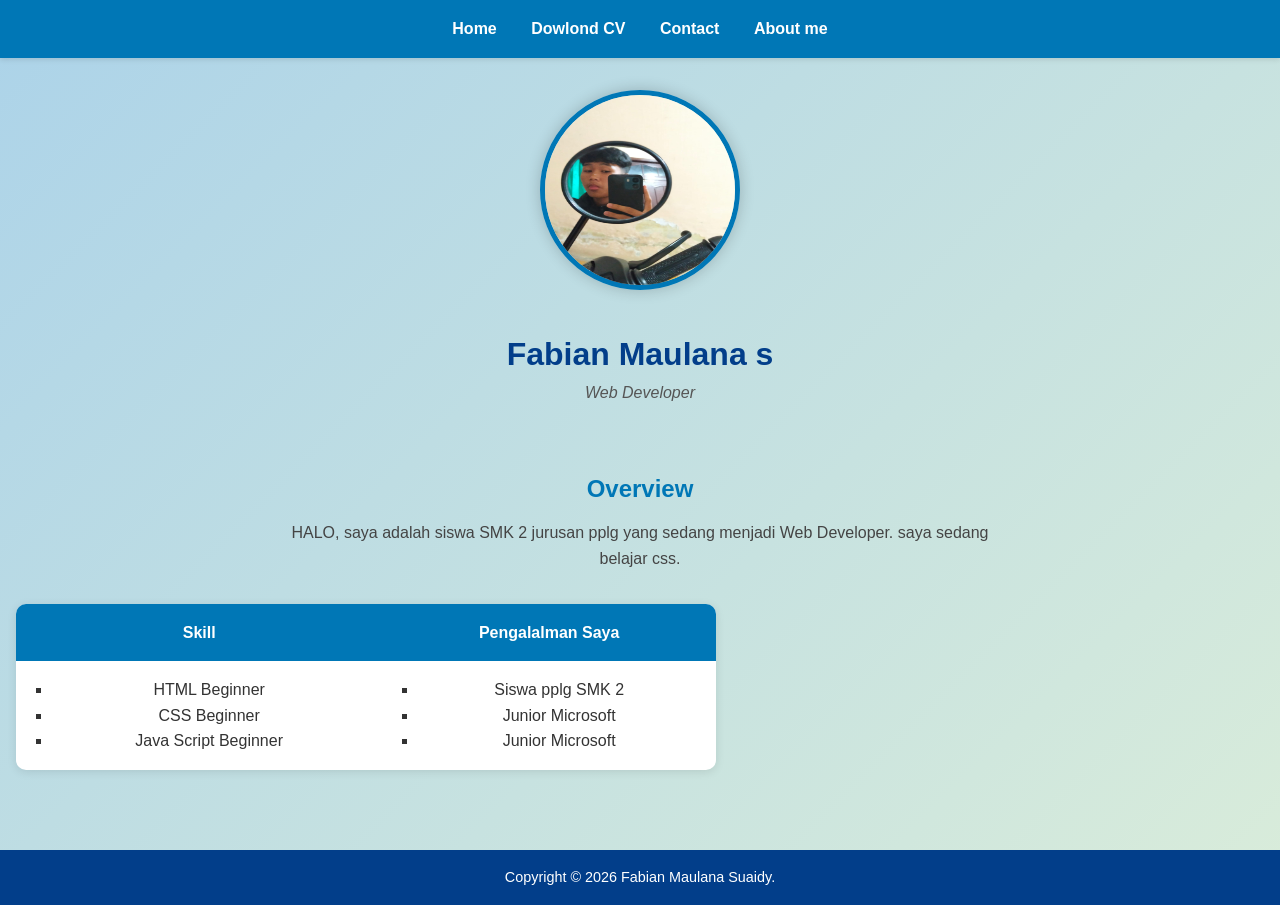
<file: index.html>
<!DOCTYPE html>
<html lang="en">
<head>
    <meta charset="UTF-8">
    <meta name="viewport" content="width=device-width, initial-scale=1.0">
    <title>Muhammad Fabian Maulana Profile Website </title>
    <link rel="stylesheet" href="style.css">
    <style>

    </style>    
</head>

<body>
    <nav>
        <a href="index.html">Home</a>
        <a href="cv-Fabian.pdf">Dowlond CV</a>
        <a href="contact.html">Contact</a>
        <a href="about.html">About me</a>
    </nav>
    
    <header>
        <img src="WhatsApp Image 2026-08-20 at 14.49.44.jpeg" width="200" height="200" alt="Foto profil Muhammad Fabian Maulana s">
        <h1> Fabian Maulana s</h1>
        <p>Web Developer</p>
    </header>

    <article>
        <h2>Overview</h2>
        <p>
            HALO, saya adalah siswa SMK 2 jurusan pplg yang sedang menjadi Web Developer.
            saya sedang belajar css.

        </p>

        <div style="max-width:700px; margin: 2em-auto;">
            <table>
                <thead>
                    <tr>
                        <th>Skill</th>
                        <th>Pengalalman Saya </th>
                    </tr>
                </thead>
                <tbody>
                    <tr>
                        <td>
                            <ul>
                                <li>HTML Beginner</li>
                                <li>CSS Beginner </li>
                                <li>Java Script Beginner</li>
                            </ul>
                        </td>
                        <td>
                            <ul>
                                <li> Siswa pplg SMK 2</li>
                                <li> Junior Microsoft</li>
                                <li>Junior Microsoft</li>
                            </ul>
                        </td>
                    </tr>
                </tbody>
            </table>
        </div>
    </article>

    <footer>
        <p>Copyright &copy; 2026 Fabian Maulana Suaidy.</p>
    </footer>
</body>

</html>
</file>
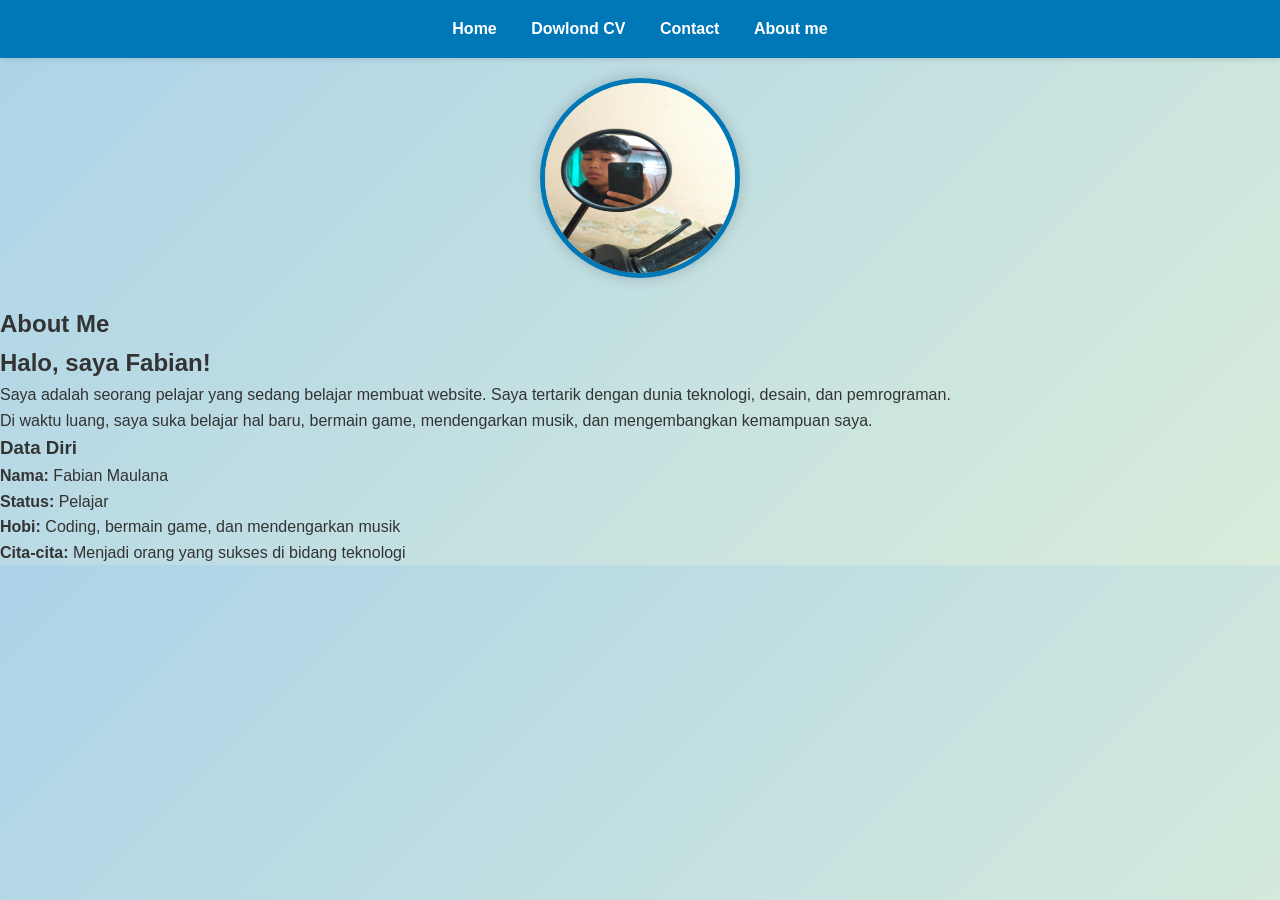
<file: about.html>
<!DOCTYPE html>
<html lang="id">
<head>
    <meta charset="UTF-8">
    <meta name="viewport" content="width=device-width, initial-scale=1.0">
    <title>About Me</title>
    <link rel="stylesheet" href="style.css">
    <link rel="stylesheet" href="about.css">
</head>
<body>
    <nav>
        <a href="index.html">Home</a>
        <a href="cv-Fabian.pdf">Dowlond CV</a>
        <a href="contact.html">Contact</a>
        <a href="about.html">About me</a>
    </nav>

    <section class="about">
        <div class="dive"><center><img class="fototengah" src="WhatsApp Image 2026-08-20 at 14.49.44.jpeg" width="200" height="200" alt="Foto Saya"></center></div>

        <h1>About Me</h1>

        <h2>Halo, saya Fabian!</h2>

        <p>
            Saya adalah seorang pelajar yang sedang belajar membuat website.
            Saya tertarik dengan dunia teknologi, desain, dan pemrograman.
        </p>

        <p>
            Di waktu luang, saya suka belajar hal baru, bermain game,
            mendengarkan musik, dan mengembangkan kemampuan saya.
        </p>

        <h3>Data Diri</h3>

        <p><b>Nama:</b> Fabian Maulana</p>
        <p><b>Status:</b> Pelajar</p>
        <p><b>Hobi:</b> Coding, bermain game, dan mendengarkan musik</p>
        <p><b>Cita-cita:</b> Menjadi orang yang sukses di bidang teknologi</p>
    </section>

</body>
</html>
</file>
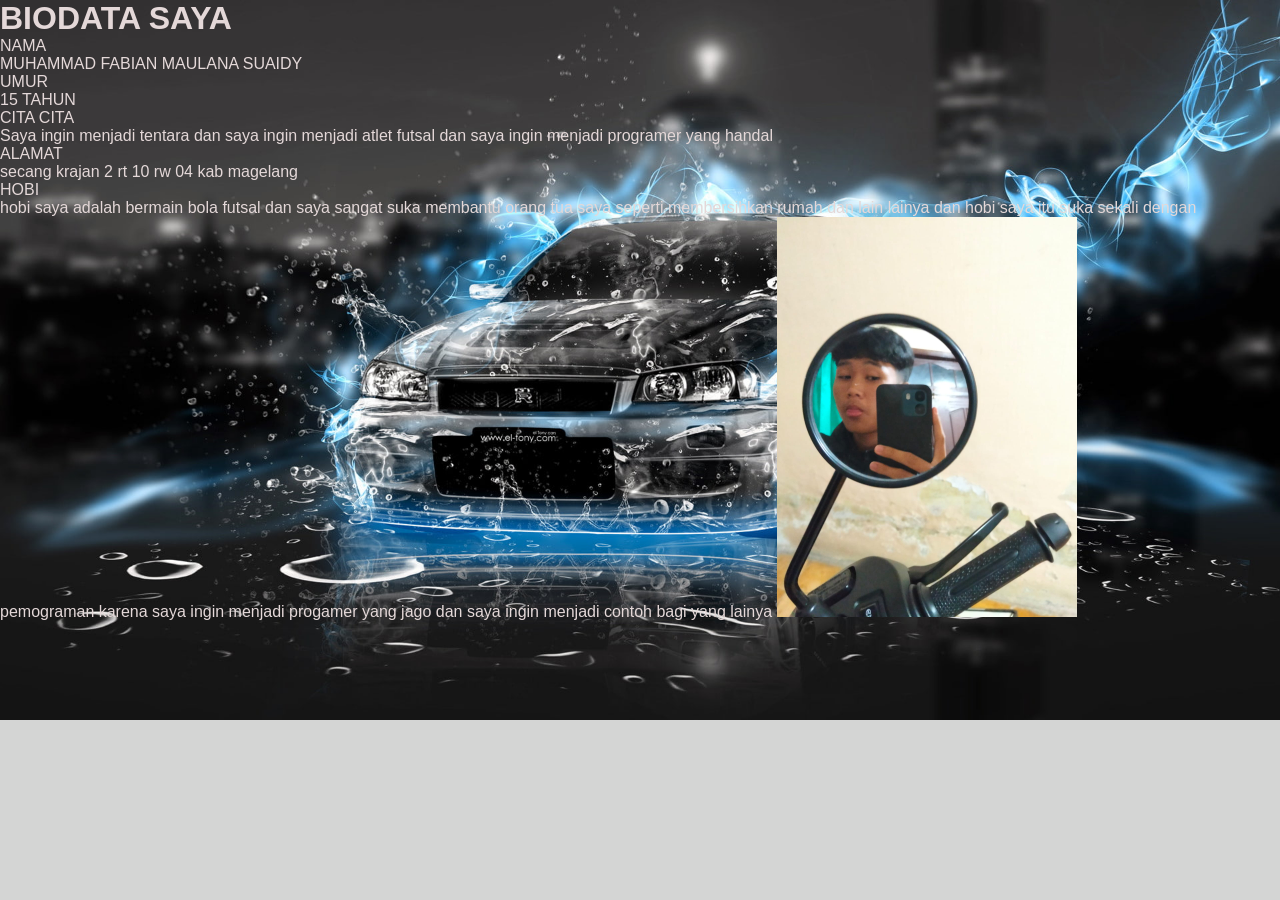
<file: css.html>
<!DOCTYPE html>
<html>
<head>
<style>
 /* RESET */
* {
    margin: 0;
    padding: 0;
    box-sizing: border-box;
}

/* BODY */
body {
    font-family: Arial, sans-serif;
    background: #f0f2f5;
    color: #e4d8d8;
    background-image: url(wallpaperbetter.jpg) ;
    background-repeat: no-repeat;
    background-position:initial;
    background-color: rgba(43, 47, 41, 0.199);
    background-size:cover;
}

/* PROFILE */
.profile {
    width: 350px;
    margin: 100px auto;
    background: white;
    padding: 30px;
    text-align: center;
    border-radius: 20px;
    box-shadow: 0 5px 20px #ccc;
}

/* FOTO */
.profile img { 
    width: 120px;
    height: 120px;
    border-radius: 50%;
    object-fit: cover;
    margin-bottom: 20px;
}

/* NAMA */
.profile h1 {
    font-size: 28px;
    margin-bottom: 10px;
}

/* DESKRIPSI */
.profile p {
    color: #666;
    margin-bottom: 20px;
}

/* SKILL */
.skill {
    margin: 10px 0;
    padding: 10px;
    background: #f1f1f1;
    border-radius: 10px;
}

.profile button {
    background: #007bff;
    color: white;
    border: none;
    padding: 12px 25px;
    border-radius: 10px;
    cursor: pointer;
    margin-top: 15px;
}

.profile button:hover {
    background: #0056b3;
} 
</style>
</head>
<body>

<h1>BIODATA SAYA</h1>
<p>NAMA </p>
<P1>MUHAMMAD FABIAN MAULANA SUAIDY</P1>
<P>UMUR</P>
<P2> 15 TAHUN</P2>
<P>CITA CITA </P>
<p3>Saya ingin menjadi tentara dan saya ingin menjadi atlet futsal dan saya ingin menjadi programer yang handal </p3>
<p>ALAMAT</p>
<p4>secang krajan 2 rt 10 rw 04 kab magelang </p4>
<p>HOBI</p>
<p5>hobi saya adalah bermain bola futsal dan saya sangat suka membantu orang tua saya seperti membersihkan rumah dan lain lainya</p5>
<p6>dan hobi saya itu suka sekali dengan pemograman karena saya ingin menjadi progamer yang jago dan saya ingin menjadi contoh bagi yang lainya</p6>
<img src="WhatsApp Image 2026-08-20 at 14.49.44.jpeg" width="300">

</body>
</html>
</file>
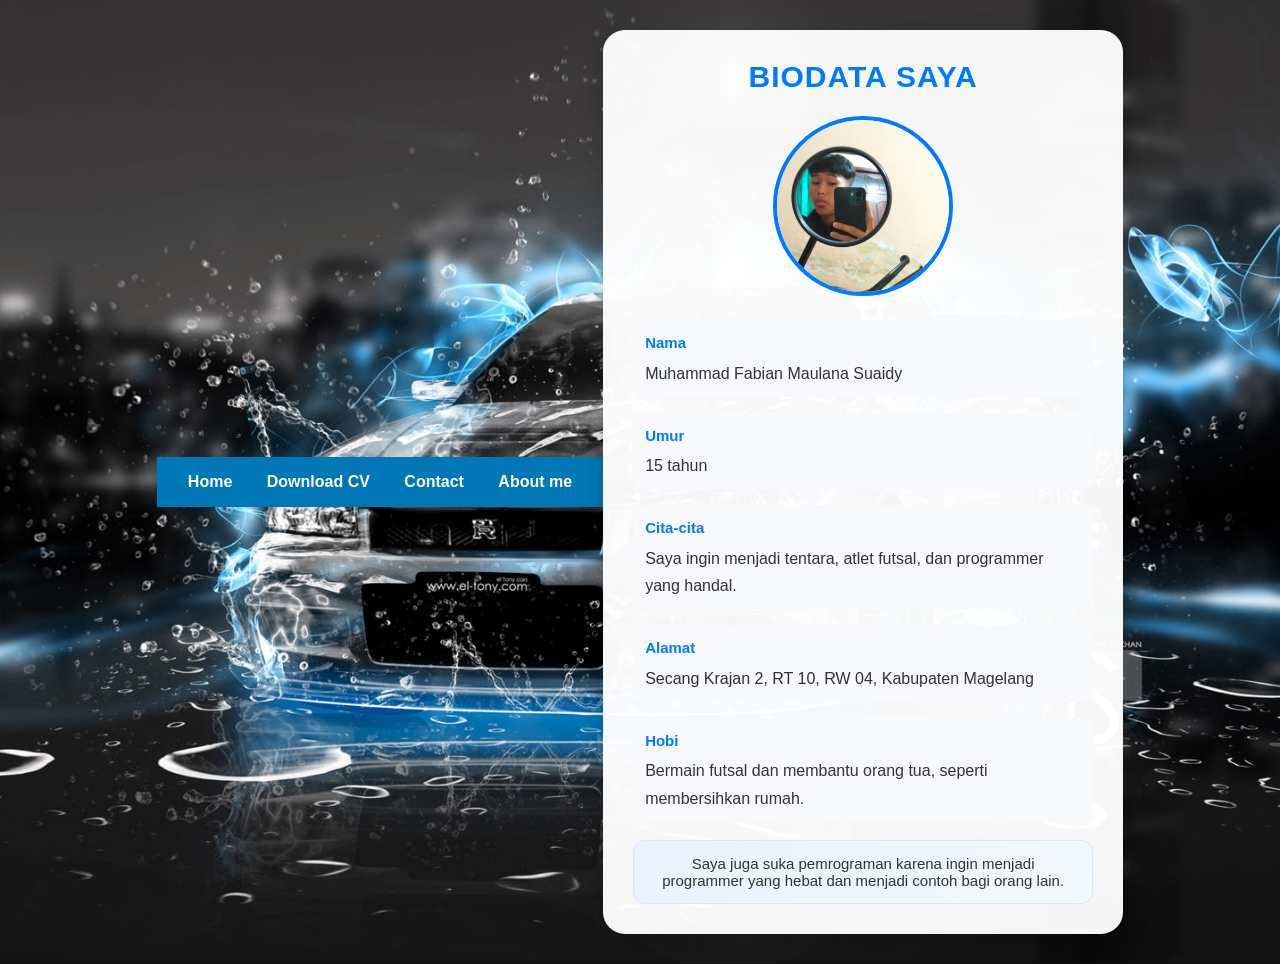
<file: cv.pdf.html>
<!DOCTYPE html>
<html lang="id">
<head>
    <meta charset="UTF-8" />
    <meta name="viewport" content="width=device-width, initial-scale=1.0" />
    <title>Perkenalan Saya Fabian</title>
    <style>
        * {
            margin: 0;
            padding: 0;
            box-sizing: border-box;
        }
            nav {
            background-color: #0077b6;
            padding: 1em;
            text-align: center;
            box-shadow: 0 2px 5px rgba(0, 0, 0, 0.1);
        }

        nav a {
            color: white;
            text-decoration: none;
            margin: 0 15px;
            font-weight: 600;
            transition: color 0.3s ease, transform 0.2s ease;
        }

        nav a:hover {
            color: #ffd60a;
            transform: scale(1.1);
        }

        body {
            min-height: 100vh;
            display: flex;
            justify-content: center;
            align-items: center;
            padding: 30px;
            font-family: Arial, sans-serif;
            color: #333;
            background: #f0f2f5 url("wallpaperbetter.jpg") center/cover no-repeat;
        }

        .profile {
            width: 100%;
            max-width: 520px;
            padding: 30px;
            text-align: center;
            background: rgba(255, 255, 255, 0.96);
            border-radius: 22px;
            box-shadow: 0 8px 26px rgba(0, 0, 0, 0.22);
        }

        .profile img {
            width: 180px;
            height: 180px;
            object-fit: cover;
            border-radius: 50%;
            margin-bottom: 20px;
            border: 4px solid #007bff;
        }

        .profile h1 {
            margin-bottom: 22px;
            color: #007bff;
            font-size: 30px;
            letter-spacing: 1px;
        }

        .biodata {
            margin-bottom: 16px;
            text-align: left;
            line-height: 1.7;
            font-size: 16px;
            padding: 10px 12px;
            border-radius: 10px;
            background: #f7f9fc;
        }

        .biodata strong {
            display: block;
            color: #007bff;
            font-size: 15px;
            margin-bottom: 4px;
        }

        .skill {
            margin-top: 18px;
            padding: 14px 16px;
            background: linear-gradient(135deg, #eaf3ff, #f3f7ff);
            border-radius: 12px;
            text-align: center;
            font-size: 15px;
            border: 1px solid #d8e6ff;
        }
    </style>
<head>
    <body>
        <nav>
            <a href="index.html">Home</a>
            <a href="cv-Fabian.pdf">Download CV</a>
            <a href="contact.html">Contact</a>
            <a href="about.html">About me</a>
        </nav>
        <main class="profile">
        <h1>BIODATA SAYA</h1>

        <img
            src="WhatsApp Image 2026-08-20 at 14.49.44.jpeg"
            alt="Foto Muhammad Fabian Maulana Suaidy"
        />

        <div class="biodata">
            <strong>Nama</strong>
            Muhammad Fabian Maulana Suaidy
        </div>

        <div class="biodata">
            <strong>Umur</strong>
            15 tahun
        </div>

        <div class="biodata">
            <strong>Cita-cita</strong>
            Saya ingin menjadi tentara, atlet futsal, dan programmer yang handal.
        </div>

        <div class="biodata">
            <strong>Alamat</strong>
            Secang Krajan 2, RT 10, RW 04, Kabupaten Magelang
        </div>

        <div class="biodata">
            <strong>Hobi</strong>
            Bermain futsal dan membantu orang tua, seperti membersihkan rumah.
        </div>

        <div class="skill">
            Saya juga suka pemrograman karena ingin menjadi programmer yang hebat
            dan menjadi contoh bagi orang lain.
        </div>
    </main>
</body>
</html>
</file>
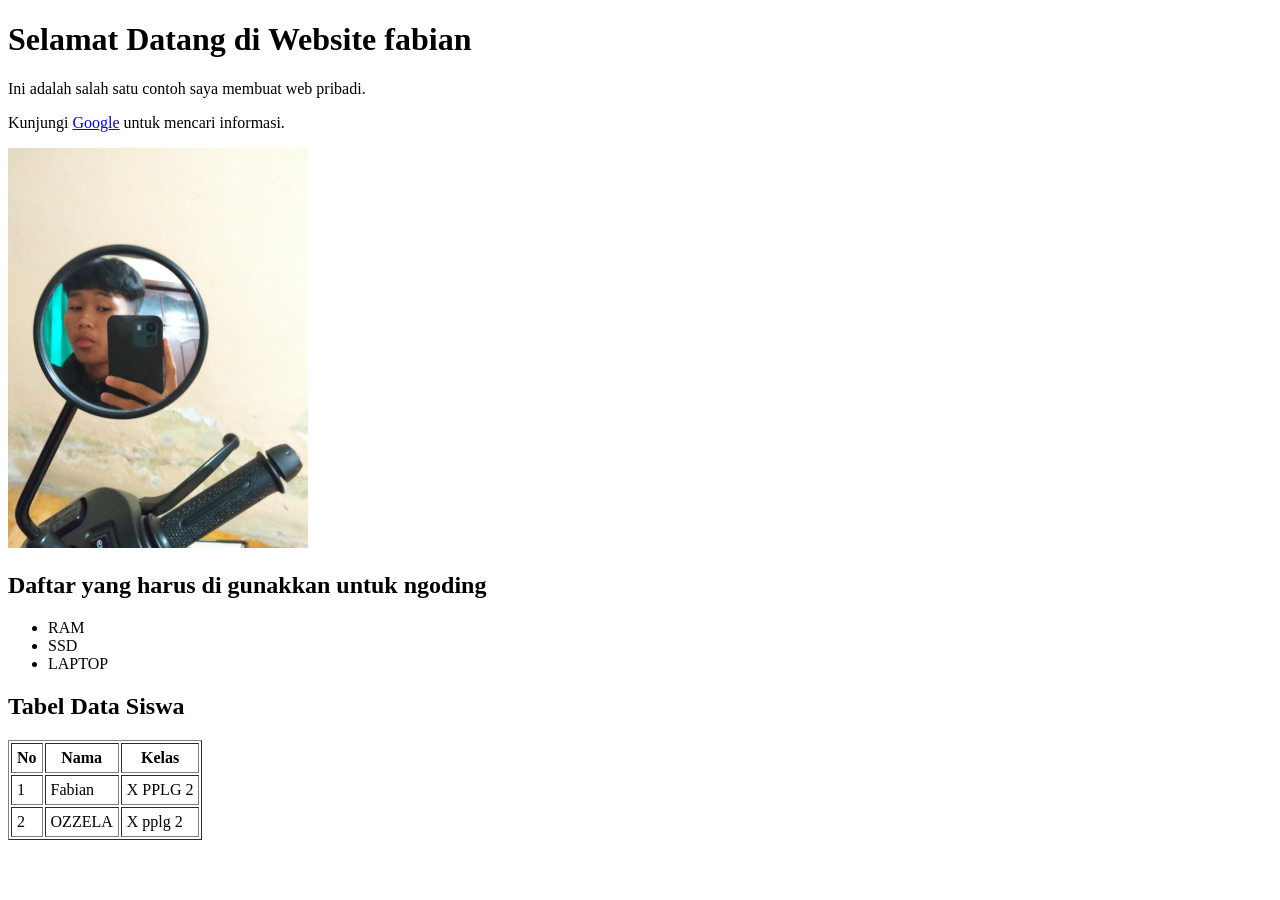
<file: kk.html>
<!DOCTYPE html>
<html>
<head>
    <title>Latihan HTML Dasar</title>
</head>
<body>
    <h1>Selamat Datang di Website fabian</h1>
    <p>Ini adalah salah satu contoh saya membuat web pribadi.</p>
    <p>Kunjungi <a href="https://www.google.com">Google</a> untuk mencari informasi.</p>
    <img src="WhatsApp Image 2026-08-20 at 14.49.44.jpeg" alt="Contoh Gambar" width="300">


    <h2>Daftar yang harus di gunakkan untuk ngoding</h2>
    <ul>
        <li>RAM</li>
        <li>SSD</li>
        <li>LAPTOP</li>
    </ul>

    <h2>Tabel Data Siswa</h2>
    <table border="1" cellpadding="5">
        <tr>
            <th>No</th>
            <th>Nama</th>
            <th>Kelas</th>
        </tr>
        <tr>
            <td>1</td>
            <td>Fabian</td>
            <td>X PPLG 2</td>
        </tr>
        <tr>
            <td>2</td>
            <td>OZZELA</td>
            <td>X pplg 2</td>
        </tr>
    </table>
</body>
</html>
</file>
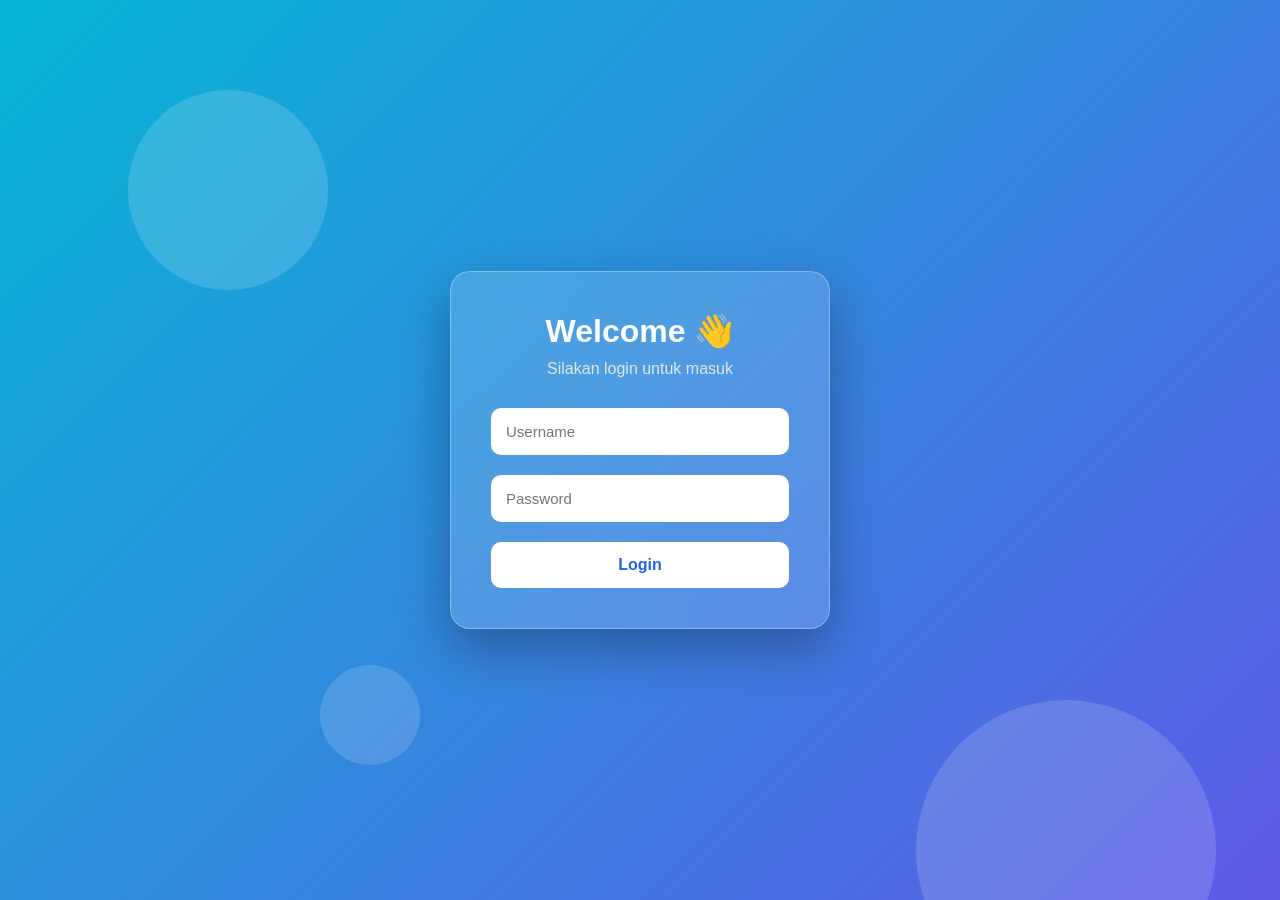
<file: neww.html>
<!DOCTYPE html>
<html lang="id">
<head>
    <meta charset="UTF-8">
    <meta name="viewport" content="width=device-width, initial-scale=1.0">

    <title>Website pribadi fabian</title>

    <style>
        * {
            margin: 0;
            padding: 0;
            box-sizing: border-box;
            scroll-behavior: smooth;
        }

        body {
            font-family: Arial, sans-serif;
            background: #f1f5f9;
            color: #333;
        }

        /* =========================
           HALAMAN LOGIN
        ========================= */

        #loginPage {
            min-height: 100vh;
            display: flex;
            justify-content: center;
            align-items: center;

            background: linear-gradient(
                -45deg,
                #0f172a,
                #2563eb,
                #7c3aed,
                #06b6d4
            );

            background-size: 400% 400%;
            animation: gradient 10s ease infinite;

            position: relative;
            overflow: hidden;
        }

        @keyframes gradient {
            0% {
                background-position: 0% 50%;
            }

            50% {
                background-position: 100% 50%;
            }

            100% {
                background-position: 0% 50%;
            }
        }

        /* Lingkaran animasi */

        .circle {
            position: absolute;
            border-radius: 50%;
            background: rgba(255,255,255,0.15);
            animation: float 6s ease-in-out infinite;
        }

        .circle1 {
            width: 200px;
            height: 200px;
            top: 10%;
            left: 10%;
        }

        .circle2 {
            width: 300px;
            height: 300px;
            right: 5%;
            bottom: -100px;
            animation-delay: 2s;
        }

        .circle3 {
            width: 100px;
            height: 100px;
            left: 25%;
            bottom: 15%;
            animation-delay: 1s;
        }

        @keyframes float {
            0%, 100% {
                transform: translateY(0) rotate(0deg);
            }

            50% {
                transform: translateY(-30px) rotate(180deg);
            }
        }

        /* Kotak login */

        .login-box {
            width: 380px;
            padding: 40px;

            background: rgba(255,255,255,0.15);
            backdrop-filter: blur(15px);

            border: 1px solid rgba(255,255,255,0.3);
            border-radius: 20px;

            box-shadow: 0 20px 50px rgba(0,0,0,0.3);

            color: white;

            position: relative;
            z-index: 2;

            animation: muncul 1s ease;
        }

        @keyframes muncul {
            from {
                opacity: 0;
                transform: translateY(50px) scale(0.9);
            }

            to {
                opacity: 1;
                transform: translateY(0) scale(1);
            }
        }

        .login-box h1 {
            text-align: center;
            margin-bottom: 10px;
        }

        .login-box p {
            text-align: center;
            color: #e2e8f0;
            margin-bottom: 30px;
        }

        .input-box {
            margin-bottom: 20px;
        }

        .input-box input {
            width: 100%;
            padding: 15px;

            border: none;
            outline: none;
            border-radius: 10px;

            font-size: 15px;

            transition: 0.3s;
        }

        .input-box input:focus {
            transform: scale(1.03);
            box-shadow: 0 0 15px rgba(255,255,255,0.6);
        }

        .login-btn {
            width: 100%;
            padding: 14px;

            border: none;
            border-radius: 10px;

            background: white;
            color: #2563eb;

            font-size: 16px;
            font-weight: bold;

            cursor: pointer;

            transition: 0.3s;
        }

        .login-btn:hover {
            background: #38bdf8;
            color: white;
            transform: scale(1.05);
        }

        .error {
            color: #fecaca;
            text-align: center;
            margin-top: 15px;
            display: none;
        }


        /* =========================
           WEBSITE PRIBADI
        ========================= */

        #website {
            display: none;
        }

        /* NAVBAR */

        nav {
            background: #0f172a;
            padding: 15px 8%;

            position: sticky;
            top: 0;
            z-index: 1000;
        }

        nav ul {
            list-style: none;

            display: flex;
            justify-content: center;
            align-items: center;

            gap: 25px;
            flex-wrap: wrap;
        }

        nav a {
            color: white;
            text-decoration: none;
            font-weight: bold;

            transition: 0.3s;
        }

        nav a:hover {
            color: #38bdf8;
        }

        /* HOME */

        .hero {
            min-height: 90vh;

            display: flex;
            justify-content: center;
            align-items: center;

            text-align: center;

            background: linear-gradient(
                135deg,
                #0f172a,
                #2563eb
            );

            color: white;
            padding: 30px;
        }

        .hero h1 {
            font-size: 50px;
            margin-bottom: 15px;

            animation: turun 1s ease;
        }

        .hero p {
            font-size: 20px;
            margin-bottom: 25px;
        }

        @keyframes turun {
            from {
                opacity: 0;
                transform: translateY(-40px);
            }

            to {
                opacity: 1;
                transform: translateY(0);
            }
        }

        .btn {
            display: inline-block;

            background: white;
            color: #2563eb;

            padding: 13px 25px;

            border-radius: 25px;

            text-decoration: none;
            font-weight: bold;

            transition: 0.3s;
        }

        .btn:hover {
            background: #38bdf8;
            color: white;
            transform: scale(1.05);
        }


        /* SECTION */

        section {
            max-width: 1100px;
            margin: auto;
            padding: 70px 8%;
        }

        section h2 {
            text-align: center;
            color: #0f172a;
            margin-bottom: 35px;
            font-size: 32px;
        }


        /* TENTANG */

        .about {
            display: flex;
            align-items: center;
            gap: 40px;
        }

        .profile-img {
            width: 200px;
            height: 200px;

            object-fit: cover;

            border-radius: 50%;

            border: 5px solid #2563eb;
        }


        /* SKILL */

        .skills {
            display: grid;

            grid-template-columns:
                repeat(
                    auto-fit,
                    minmax(150px, 1fr)
                );

            gap: 20px;
        }

        .skill {
            background: white;

            padding: 25px;

            text-align: center;

            border-radius: 12px;

            box-shadow:
                0 5px 15px
                rgba(0,0,0,0.1);

            transition: 0.3s;
        }

        .skill:hover {
            transform: translateY(-10px);
        }

        .skill h3 {
            color: #2563eb;
            margin-bottom: 10px;
        }


        /* PROJECT */

        .projects {
            display: grid;

            grid-template-columns:
                repeat(
                    auto-fit,
                    minmax(250px, 1fr)
                );

            gap: 20px;
        }

        .project {
            background: white;

            padding: 25px;

            border-radius: 12px;

            box-shadow:
                0 5px 15px
                rgba(0,0,0,0.1);

            transition: 0.3s;
        }

        .project:hover {
            transform: translateY(-10px);
        }

        .project h3 {
            color: #2563eb;
            margin-bottom: 10px;
        }


        /* KONTAK */

        .contact {
            text-align: center;
        }

        .contact p {
            margin: 12px;
        }


        /* LOGOUT */

        .logout {
            border: none;

            background: #ef4444;
            color: white;

            padding: 8px 15px;

            border-radius: 6px;

            cursor: pointer;

            font-weight: bold;
        }

        .logout:hover {
            background: #dc2626;
        }


        /* FOOTER */

        footer {
            background: #0f172a;
            color: white;

            text-align: center;

            padding: 20px;
        }


        /* RESPONSIVE */

        @media (max-width: 600px) {

            .login-box {
                width: 90%;
            }

            .hero h1 {
                font-size: 35px;
            }

            .about {
                flex-direction: column;
                text-align: center;
            }

            .profile-img {
                width: 150px;
                height: 150px;
            }
        }
    </style>
</head>

<body>


    <!-- ==================================
         LOGIN
    ================================== -->

    <div id="loginPage">

        <div class="circle circle1"></div>
        <div class="circle circle2"></div>
        <div class="circle circle3"></div>


        <div class="login-box">

            <h1>Welcome 👋</h1>

            <p>
                Silakan login untuk masuk
            </p>


            <form id="loginForm">

                <div class="input-box">

                    <input
                        type="text"
                        id="username"
                        placeholder="Username"
                        required
                    >

                </div>


                <div class="input-box">

                    <input
                        type="password"
                        id="password"
                        placeholder="Password"
                        required
                    >

                </div>


                <button
                    type="submit"
                    class="login-btn"
                >
                    Login
                </button>


                <div
                    id="error"
                    class="error"
                >
                    ❌ Username atau password salah!
                </div>

            </form>

        </div>

    </div>



    <!-- ==================================
         WEBSITE PRIBADI
    ================================== -->

    <div id="website">


        <!-- NAVBAR -->

        <nav>

            <ul>

                <li>
                    <a href="#home">Home</a>
                </li>

                <li>
                    <a href="#about">Tentang</a>
                </li>

                <li>
                    <a href="#skills">Skill</a>
                </li>

                <li>
                    <a href="#projects">Proyek</a>
                </li>

                <li>
                    <a href="#contact">Kontak</a>
                </li>

                <li>
                    <button
                        class="logout"
                        onclick="logout()"
                    >
                        Logout
                    </button>
                </li>

            </ul>

        </nav>


        <!-- HOME -->

        <section
            id="home"
            class="hero"
        >

            <div>

                <h1>
                    Selamat datang di website fabian
                </h1>

                <p>
                    Pelajar | Web Developer | Designer
                </p>

                <a
                    href="#about"
                    class="btn"
                >
                    Tentang Fabian
                </a>

            </div>

        </section>


        <!-- TENTANG -->

        <section id="about">

            <h2>
                Tentang Fabian
    
            </h2>

            <div class="about">

                <img
                    src="WhatsApp Image 2026-08-20 at 14.49.44.jpeg"
                    alt="Foto Profil"
                    class="profile-img"
                >

                <div>

                    <h3>
                        NAMA SAYA FABIAN
                    </h3>

                    <br>

                    <p>
                        Halo! Saya adalah seorang pelajar
                        yang tertarik dengan dunia teknologi
                        dan pengembangan website.
                    </p>

                    <br>

                    <p>
                        Saya sedang belajar HTML, CSS,
                        dan JavaScript untuk membuat
                        website yang menarik.
                    </p>

                </div>

            </div>

        </section>


        <!-- SKILL -->

        <section id="skills">

            <h2>
                Skill Saya
            </h2>

            <div class="skills">

                <div class="skill">
                    <h3>HTML</h3>
                    <p>Membuat struktur website</p>
                </div>

                <div class="skill">
                    <h3>CSS</h3>
                    <p>Membuat tampilan website</p>
                </div>

                <div class="skill">
                    <h3>JavaScript</h3>
                    <p>Membuat website interaktif</p>
                </div>

                <div class="skill">
                    <h3>Design</h3>
                    <p>Membuat desain UI</p>
                </div>

            </div>

        </section>


        <!-- PROJECT -->

        <section id="projects">

            <h2>
                Proyek Saya
            </h2>

            <div class="projects">

                <div class="project">

                    <h3>
                        Website Portofolio
                    </h3>

                    <p>
                        Website pribadi untuk
                        menampilkan profil dan
                        hasil karya.
                    </p>

                </div>


                <div class="project">

                    <h3>
                        Website Sekolah
                    </h3>

                    <p>
                        Website sederhana untuk
                        informasi sekolah.
                    </p>

                </div>


                <div class="project">

                    <h3>
                        Kalkulator
                    </h3>

                    <p>
                        Kalkulator menggunakan
                        HTML, CSS, dan JavaScript.
                    </p>

                </div>

            </div>

        </section>


        <!-- KONTAK -->

        <section id="contact">

            <h2>
                Kontak Saya
            </h2>

            <div class="contact">

                <p>
                    📧 Email:fabian629@gmail.com
                </p>

                <p>
                    📱 Instagram:fabiankezt@gmail.com
                </p>

                <p>
                    💻 GitHub: github.com fabian
                </p>

            </div>

        </section>


        <!-- FOOTER -->

        <footer>

            <p>
                © 2026 Nama Kamu
            </p>

        </footer>

    </div>



    <!-- ==================================
         JAVASCRIPT LOGIN
    ================================== -->

    <script>

        const loginForm =
            document.getElementById("loginForm");

        const loginPage =
            document.getElementById("loginPage");

        const website =
            document.getElementById("website");

        const error =
            document.getElementById("error");


        loginForm.addEventListener(
            "submit",
            function(event) {

                event.preventDefault();


                const username =
                    document.getElementById(
                        "username"
                    ).value.trim();

                const password =
                    document.getElementById(
                        "password"
                    ).value;


                /*
                    DATA LOGIN

                    Username : admin
                    Password : 12345
                */

                if (
                    username === "fabian" &&
                    password === "152011"
                ) {

                    // Hilangkan halaman login
                    loginPage.style.display =
                        "none";


                    // Tampilkan website
                    website.style.display =
                        "block";


                    // Kembali ke bagian paling atas
                    window.scrollTo(0, 0);


                } else {

                    // Tampilkan pesan error
                    error.style.display =
                        "block";

                }

            }
        );


        /* LOGOUT */

        function logout() {

            website.style.display =
                "none";

            loginPage.style.display =
                "flex";

            document.getElementById(
                "username"
            ).value = "";

            document.getElementById(
                "password"
            ).value = "";

            error.style.display =
                "none";

        }

    </script>

</body>
</html>
</file>
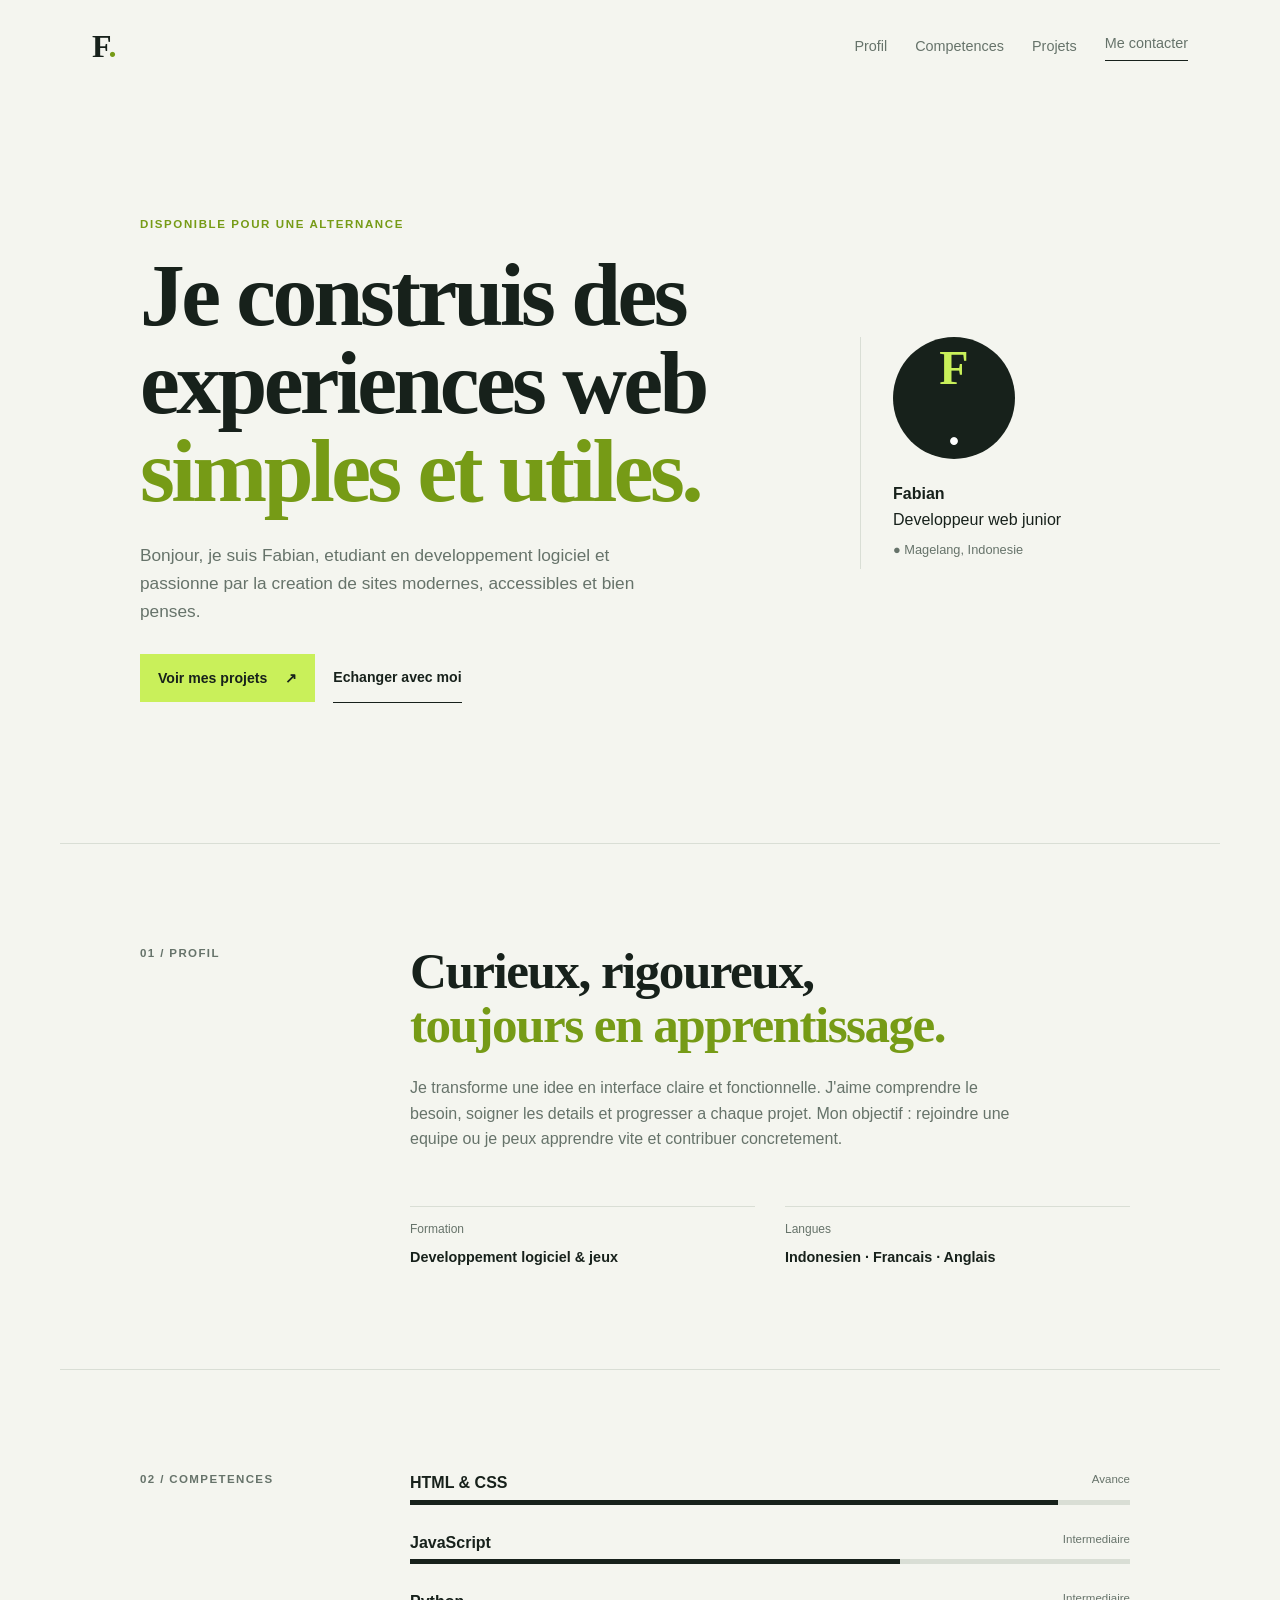
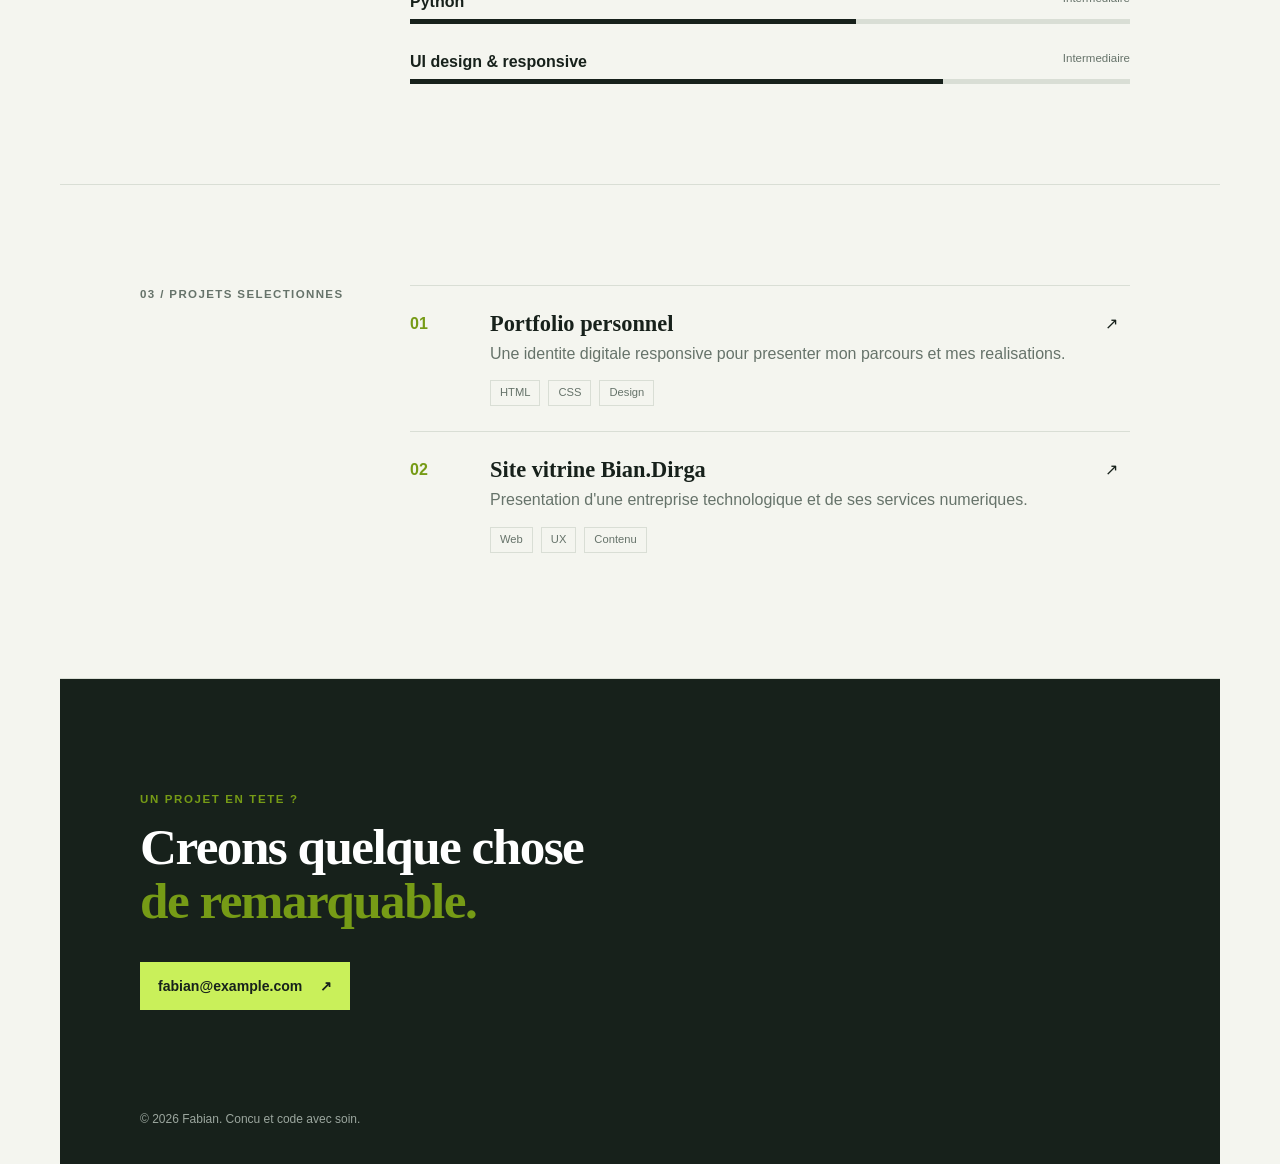
<file: profil.html>
<!doctype html>
<html lang="fr">
<head>
<meta charset="UTF-8">
<meta name="viewport" content="width=device-width, initial-scale=1.0">
<meta name="description" content="CV web de Fabian, developpeur web junior.">
<title>Fabian | Developpeur web junior</title>
<style>
:root{--ink:#17211b;--muted:#66736a;--paper:#f4f5ef;--lime:#c9f05a;--line:#d9ded5}*{box-sizing:border-box}html{scroll-behavior:smooth}body{margin:0;background:var(--paper);color:var(--ink);font:16px/1.6 "Trebuchet MS",sans-serif}.site-header,main,footer{max-width:1160px;margin:auto}.site-header{display:flex;justify-content:space-between;align-items:center;padding:28px 32px}.brand{color:var(--ink);font:700 2rem Georgia,serif;text-decoration:none}.brand span,em{color:#769b16;font-style:normal}nav{display:flex;gap:28px;align-items:center}nav a{color:var(--muted);text-decoration:none;font-size:.9rem}.nav-contact{border-bottom:1px solid var(--ink);padding-bottom:4px}.hero{display:grid;grid-template-columns:1fr 280px;gap:80px;align-items:center;padding:110px 80px 140px;border-bottom:1px solid var(--line)}.eyebrow{color:#769b16;font-size:.72rem;font-weight:700;letter-spacing:.14em;text-transform:uppercase}.hero h1{max-width:750px;margin:18px 0;font:600 clamp(3rem,7vw,5.8rem)/.98 Georgia,serif;letter-spacing:-.04em}.intro{max-width:540px;margin:28px 0;color:var(--muted);font-size:1.08rem}.hero-actions{display:flex;gap:18px;align-items:center}.button{display:inline-flex;gap:18px;align-items:center;padding:13px 18px;color:var(--ink);font-weight:700;text-decoration:none;font-size:.88rem}.button-primary{background:var(--lime)}.button-quiet{border-bottom:1px solid var(--ink);padding-left:0;padding-right:0}.hero-aside{border-left:1px solid var(--line);padding-left:32px}.portrait{display:grid;place-items:center;width:122px;height:122px;margin-bottom:22px;border-radius:50%;background:var(--ink);color:var(--lime);font:600 3rem Georgia,serif}.portrait span{color:white}.hero-aside p{margin:8px 0}.location{color:var(--muted);font-size:.8rem}.content-grid{display:grid;grid-template-columns:220px 1fr;gap:50px;padding:100px 80px;border-bottom:1px solid var(--line)}.section-label{color:var(--muted);font-size:.72rem;font-weight:700;letter-spacing:.12em;text-transform:uppercase}.section-content{max-width:720px}.section-content h2,footer h2{margin:0 0 24px;font:600 clamp(2rem,4vw,3.3rem)/1.05 Georgia,serif;letter-spacing:-.03em}.section-content>p{max-width:610px;color:var(--muted)}.facts{display:grid;grid-template-columns:1fr 1fr;gap:30px;margin-top:54px}.facts div{border-top:1px solid var(--line);padding-top:13px}.facts span,.facts strong{display:block}.facts span{color:var(--muted);font-size:.75rem;margin-bottom:7px}.facts strong{font-size:.9rem}.skills-list{display:grid;gap:25px}.skill{display:grid;grid-template-columns:1fr auto;gap:4px 20px;font-weight:700}.level{color:var(--muted);font-size:.72rem;font-weight:400}.bar{grid-column:1/-1;height:5px;background:var(--line)}.bar i{display:block;height:100%;background:var(--ink)}.project-list{display:grid}.project{display:grid;grid-template-columns:60px 1fr 25px;gap:20px;align-items:start;border-top:1px solid var(--line);padding:25px 0}.project-number{color:#769b16;font-weight:700}.project h3{margin:0 0 4px;font:600 1.4rem Georgia,serif}.project p{margin:0 0 14px;color:var(--muted)}.tags{display:flex;gap:8px}.tags span{padding:3px 9px;border:1px solid var(--line);color:var(--muted);font-size:.7rem}footer{padding:100px 80px 35px;background:var(--ink);color:white}footer h2{color:white;margin-bottom:34px}footer .button{color:var(--ink)}.footer-note{margin:100px 0 0;color:#9ba69e;font-size:.75rem}@media(max-width:700px){.site-header{padding:22px 20px}nav{gap:14px}nav a:not(.nav-contact){display:none}.hero,.content-grid{display:block;padding:72px 24px}.hero-aside{margin-top:60px;padding:25px 0 0;border:0;border-top:1px solid var(--line)}.hero h1{font-size:3.1rem}.hero-actions{flex-wrap:wrap}.section-label{margin-bottom:35px}.facts{grid-template-columns:1fr;gap:20px}.project{grid-template-columns:35px 1fr 20px;gap:10px}footer{padding:72px 24px 25px}}
</style>
</head>
<body>
<header class="site-header"><a class="brand" href="#accueil">F<span>.</span></a><nav aria-label="Navigation principale"><a href="#profil">Profil</a><a href="#competences">Competences</a><a href="#projets">Projets</a><a class="nav-contact" href="mailto:fabian@example.com">Me contacter</a></nav></header>
<main>
<section class="hero" id="accueil"><div><p class="eyebrow">Disponible pour une alternance</p><h1>Je construis des experiences web <em>simples et utiles.</em></h1><p class="intro">Bonjour, je suis Fabian, etudiant en developpement logiciel et passionne par la creation de sites modernes, accessibles et bien penses.</p><div class="hero-actions"><a class="button button-primary" href="#projets">Voir mes projets <span>↗</span></a><a class="button button-quiet" href="mailto:fabian@example.com">Echanger avec moi</a></div></div><div class="hero-aside"><div class="portrait">F<span>.</span></div><p><strong>Fabian</strong><br>Developpeur web junior</p><p class="location">● Magelang, Indonesie</p></div></section>
<section class="content-grid" id="profil"><div class="section-label">01 / Profil</div><div class="section-content"><h2>Curieux, rigoureux,<br><em>toujours en apprentissage.</em></h2><p>Je transforme une idee en interface claire et fonctionnelle. J'aime comprendre le besoin, soigner les details et progresser a chaque projet. Mon objectif : rejoindre une equipe ou je peux apprendre vite et contribuer concretement.</p><div class="facts"><div><span>Formation</span><strong>Developpement logiciel & jeux</strong></div><div><span>Langues</span><strong>Indonesien · Francais · Anglais</strong></div></div></div></section>
<section class="content-grid" id="competences"><div class="section-label">02 / Competences</div><div class="section-content skills-list"><div class="skill"><span>HTML & CSS</span><span class="level">Avance</span><div class="bar"><i style="width:90%"></i></div></div><div class="skill"><span>JavaScript</span><span class="level">Intermediaire</span><div class="bar"><i style="width:68%"></i></div></div><div class="skill"><span>Python</span><span class="level">Intermediaire</span><div class="bar"><i style="width:62%"></i></div></div><div class="skill"><span>UI design & responsive</span><span class="level">Intermediaire</span><div class="bar"><i style="width:74%"></i></div></div></div></section>
<section class="content-grid" id="projets"><div class="section-label">03 / Projets selectionnes</div><div class="section-content project-list"><article class="project"><div class="project-number">01</div><div><h3>Portfolio personnel</h3><p>Une identite digitale responsive pour presenter mon parcours et mes realisations.</p><div class="tags"><span>HTML</span><span>CSS</span><span>Design</span></div></div><span>↗</span></article><article class="project"><div class="project-number">02</div><div><h3>Site vitrine Bian.Dirga</h3><p>Presentation d'une entreprise technologique et de ses services numeriques.</p><div class="tags"><span>Web</span><span>UX</span><span>Contenu</span></div></div><span>↗</span></article></div></section>
</main>
<footer id="contact"><p class="eyebrow">Un projet en tete ?</p><h2>Creons quelque chose<br><em>de remarquable.</em></h2><a class="button button-primary" href="mailto:fabian@example.com">fabian@example.com <span>↗</span></a><p class="footer-note">© 2026 Fabian. Concu et code avec soin.</p></footer>
</body>
</html>
</file>
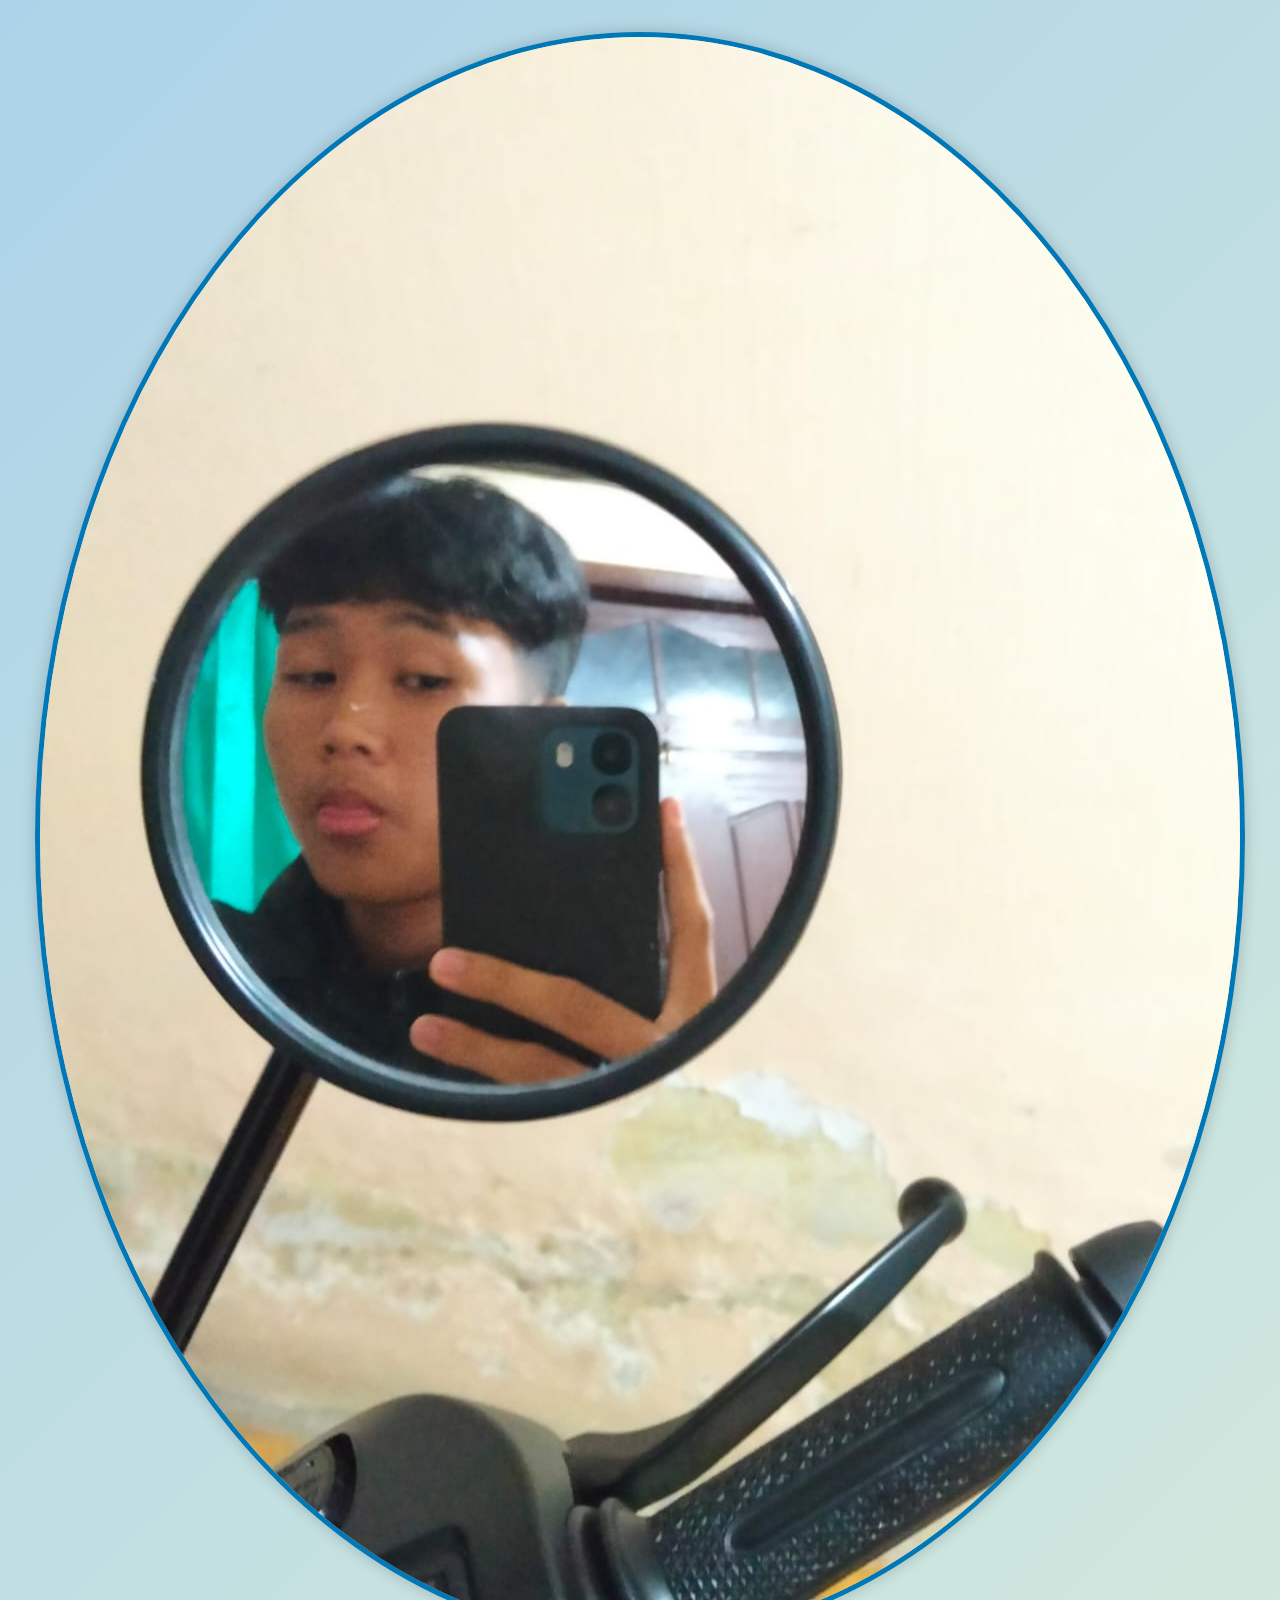
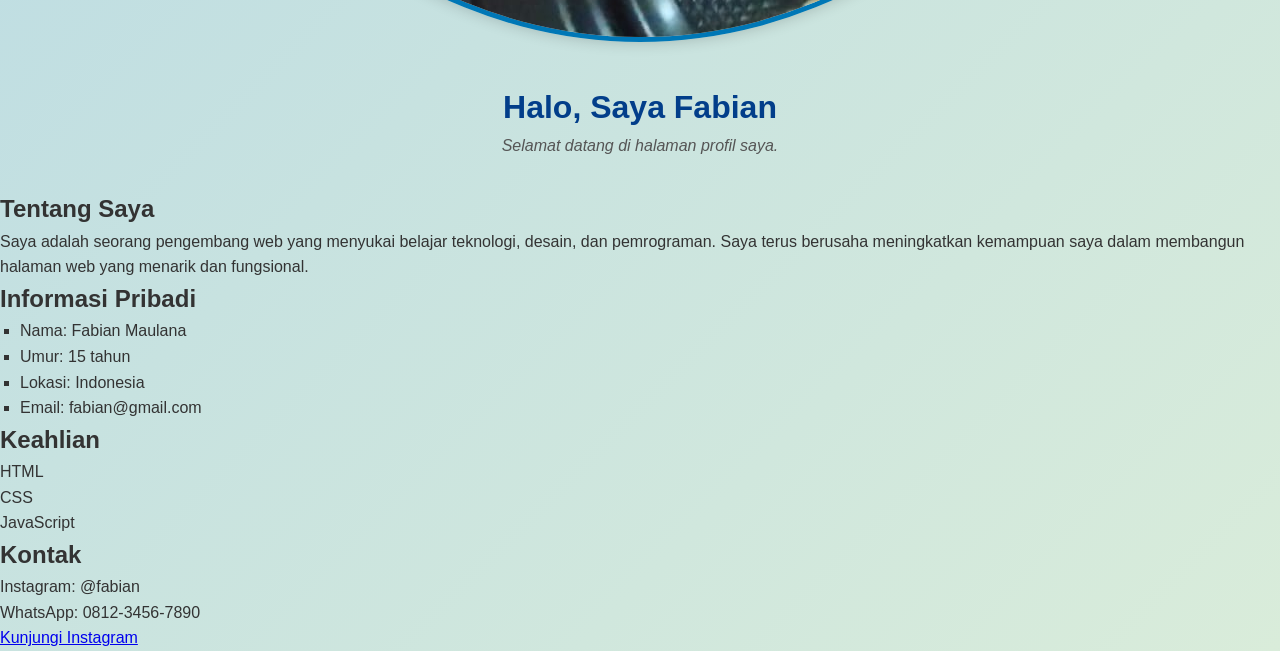
<file: web.html>
<!DOCTYPE html>
<html lang="id">
  <head>
    <meta charset="UTF-8" />
    <meta name="viewport" content="width=device-width, initial-scale=1.0" />
    <title>Profil Saya</title>
    <link rel="stylesheet" href="style.css" />
  </head>
  <body>
    <div class="container">
      <header class="card profile-header">
        <img
          src="WhatsApp Image 2026-08-20 at 14.49.44.jpeg"
          alt="Foto Profil Fabian"
          class="profile-img"
        />

        <div>
          <h1>Halo, Saya Fabian</h1>
          <p>Selamat datang di halaman profil saya.</p>
        </div>
      </header>

      <section class="card">
        <h2>Tentang Saya</h2>
        <p>
          Saya adalah seorang pengembang web yang menyukai belajar teknologi,
          desain, dan pemrograman. Saya terus berusaha meningkatkan kemampuan
          saya dalam membangun halaman web yang menarik dan fungsional.
        </p>
      </section>

      <section class="card">
        <h2>Informasi Pribadi</h2>
        <ul>
          <li>Nama: Fabian Maulana</li>
          <li>Umur: 15 tahun</li>
          <li>Lokasi: Indonesia</li>
          <li>Email: fabian@gmail.com</li>
        </ul>
      </section>

      <section class="card">
        <h2>Keahlian</h2>
        <ol>
          <li>HTML</li>
          <li>CSS</li>
          <li>JavaScript</li>
        </ol>
      </section>

      <section class="card">
        <h2>Kontak</h2>
        <p>Instagram: @fabian</p>
        <p>WhatsApp: 0812-3456-7890</p>
        <a class="btn" href="https://www.instagram.com" target="_blank" rel="noopener noreferrer">
          Kunjungi Instagram
        </a>
      </section>
    </div>
  </body>
</html>
</file>
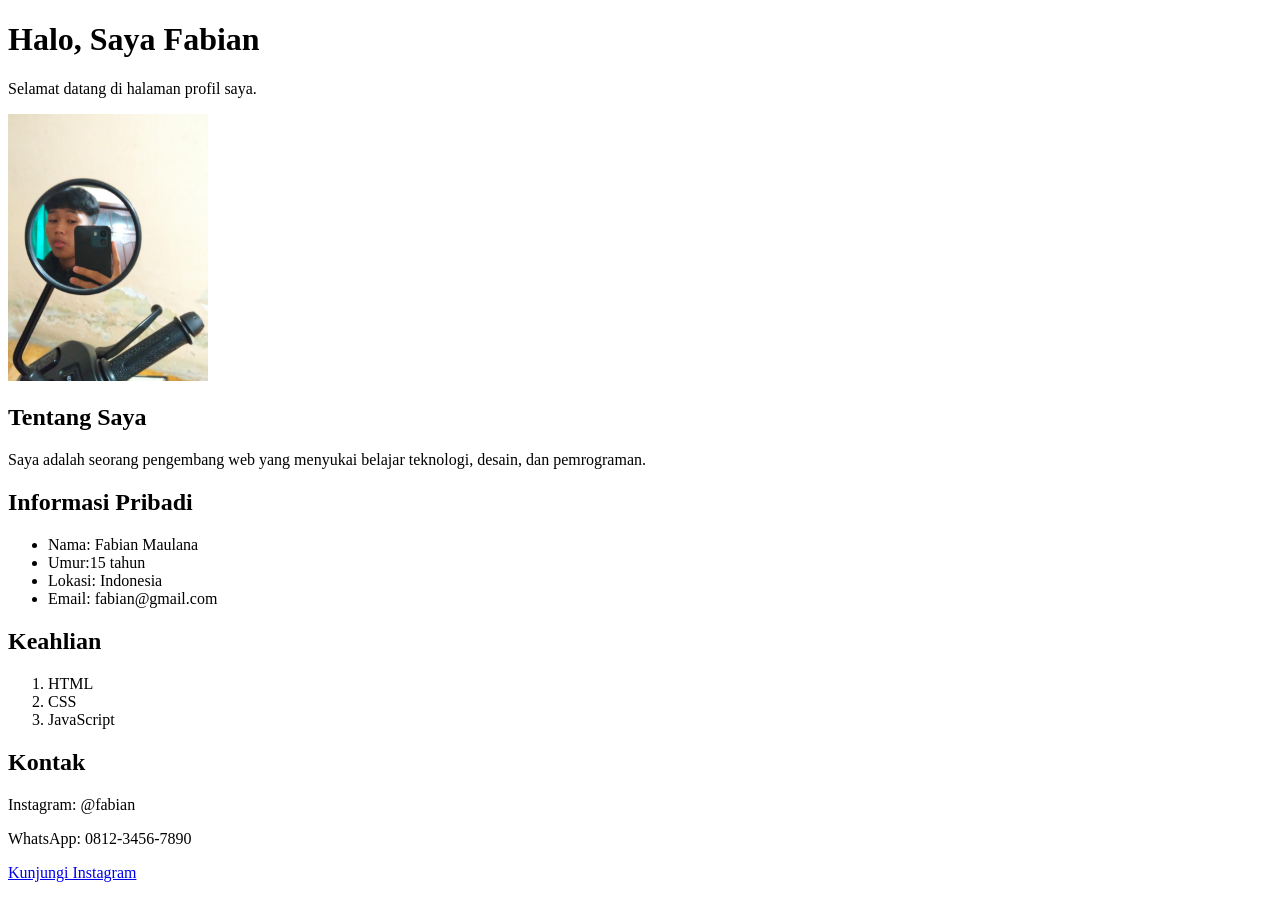
<file: webtanpacss.html>
<!DOCTYPE html>
<html>
  <head>
    <title>Profil Saya</title>
  </head>
  <body>
    <h1>Halo, Saya Fabian</h1>
    <p>Selamat datang di halaman profil saya.</p>

    <img src="WhatsApp Image 2026-08-20 at 14.49.44.jpeg"alt="Foto Profil" width="200" />

    <h2>Tentang Saya</h2>
    <p>
      Saya adalah seorang pengembang web yang menyukai belajar teknologi,
      desain, dan pemrograman.
    </p>

    <h2>Informasi Pribadi</h2>
    <ul>
      <li>Nama: Fabian Maulana</li>
      <li>Umur:15 tahun</li>
      <li>Lokasi: Indonesia</li>
      <li>Email: fabian@gmail.com</li>
    </ul>

    <h2>Keahlian</h2>
    <ol>
      <li>HTML</li>
      <li>CSS</li>
      <li>JavaScript</li>
    </ol>

    <h2>Kontak</h2>
    <p>Instagram: @fabian</p>
    <p>WhatsApp: 0812-3456-7890</p>

    <p><a href="https://www.instagram.com">Kunjungi Instagram</a></p>
  </body>
</html>
</file>
<file: style.css>
* {
  margin: 0;
  padding: 0;
  box-sizing: border-box;
  font-family: "Poppins", sans-serif;
}

body {
  background: linear-gradient(135deg, #acd3e9, #d9ecda);
  color: #333;
  line-height: 1.6;
}

nav {
  background-color: #0077b6;
  padding: 1em;
  text-align: center;
  box-shadow: 0 2px 5px rgba(0, 0, 0, 0.1);
}

nav a {
  color: white;
  text-decoration: none;
  margin: 0 15px;
  font-weight: 600;
  transition: color 0.3s ease, transform 0.2s ease;
}

nav a:hover {
  color: #ffd60a;
  transform: scale(1.1);
}

header {
  text-align: center;
  padding: 2em 1em;
}

header img {
  border-radius: 50%;
  border: 5px solid #0077b6;
  box-shadow: 0 0 15px rgba(0, 0, 0, 0.2);
  transition: transform 0.3s ease;
}

header img:hover {
  transform: scale(1.05);
}

header h1 {
  margin-top: 1em;
  font-size: 2em;
  color: #023e8a;
}

header p {
  color: #555;
  font-style: italic;
}

article {
  text-align: center;
  padding: 2em 1em;
}

article h2 {
  color: #0077b6;
  margin-bottom: 0.5em;
}

article p {
  max-width: 700px;
  margin: auto;
  color: #444;
}

article table {
  width: 100%;
  max-width: 700px;
  border-collapse: collapse;
  margin: 2em auto 0;
  background: white;
  border-radius: 10px;
  overflow: hidden;
  box-shadow: 0 2px 10px rgba(0, 0, 0, 0.1);
}

th {
  background-color: #0077b6;
  color: white;
  padding: 1em;
}

td {
  padding: 1em;
  vertical-align: top;
}

tr:nth-child(even) {
  background-color: #f8f9fa;
}

ul {
  list-style: square;
  padding-left: 20px;
}

footer {
  text-align: center;
  background-color: #023e8a;
  color: white;
  padding: 1em 0;
  margin-top: 3em;
}

footer p {
  font-size: 0.9em;
}

@media (max-width: 600px) {
  nav a {
    display: inline-block;
    margin: 8px 10px;
  }

  header h1 {
    font-size: 1.6em;
  }
}
</file>
<file: about.css>
.fototengah{
            border-radius: 50%;
            border: 5px solid #0077b6;
            box-shadow: 0 0 15px rgba(0, 0, 0, 0.2);
            transition: transform 0.3s ease;
}
img:hover{
    color: #ffd60a;
    transform:scale(1.1);
}
.dive{
    padding: 20px;
}
</file>
